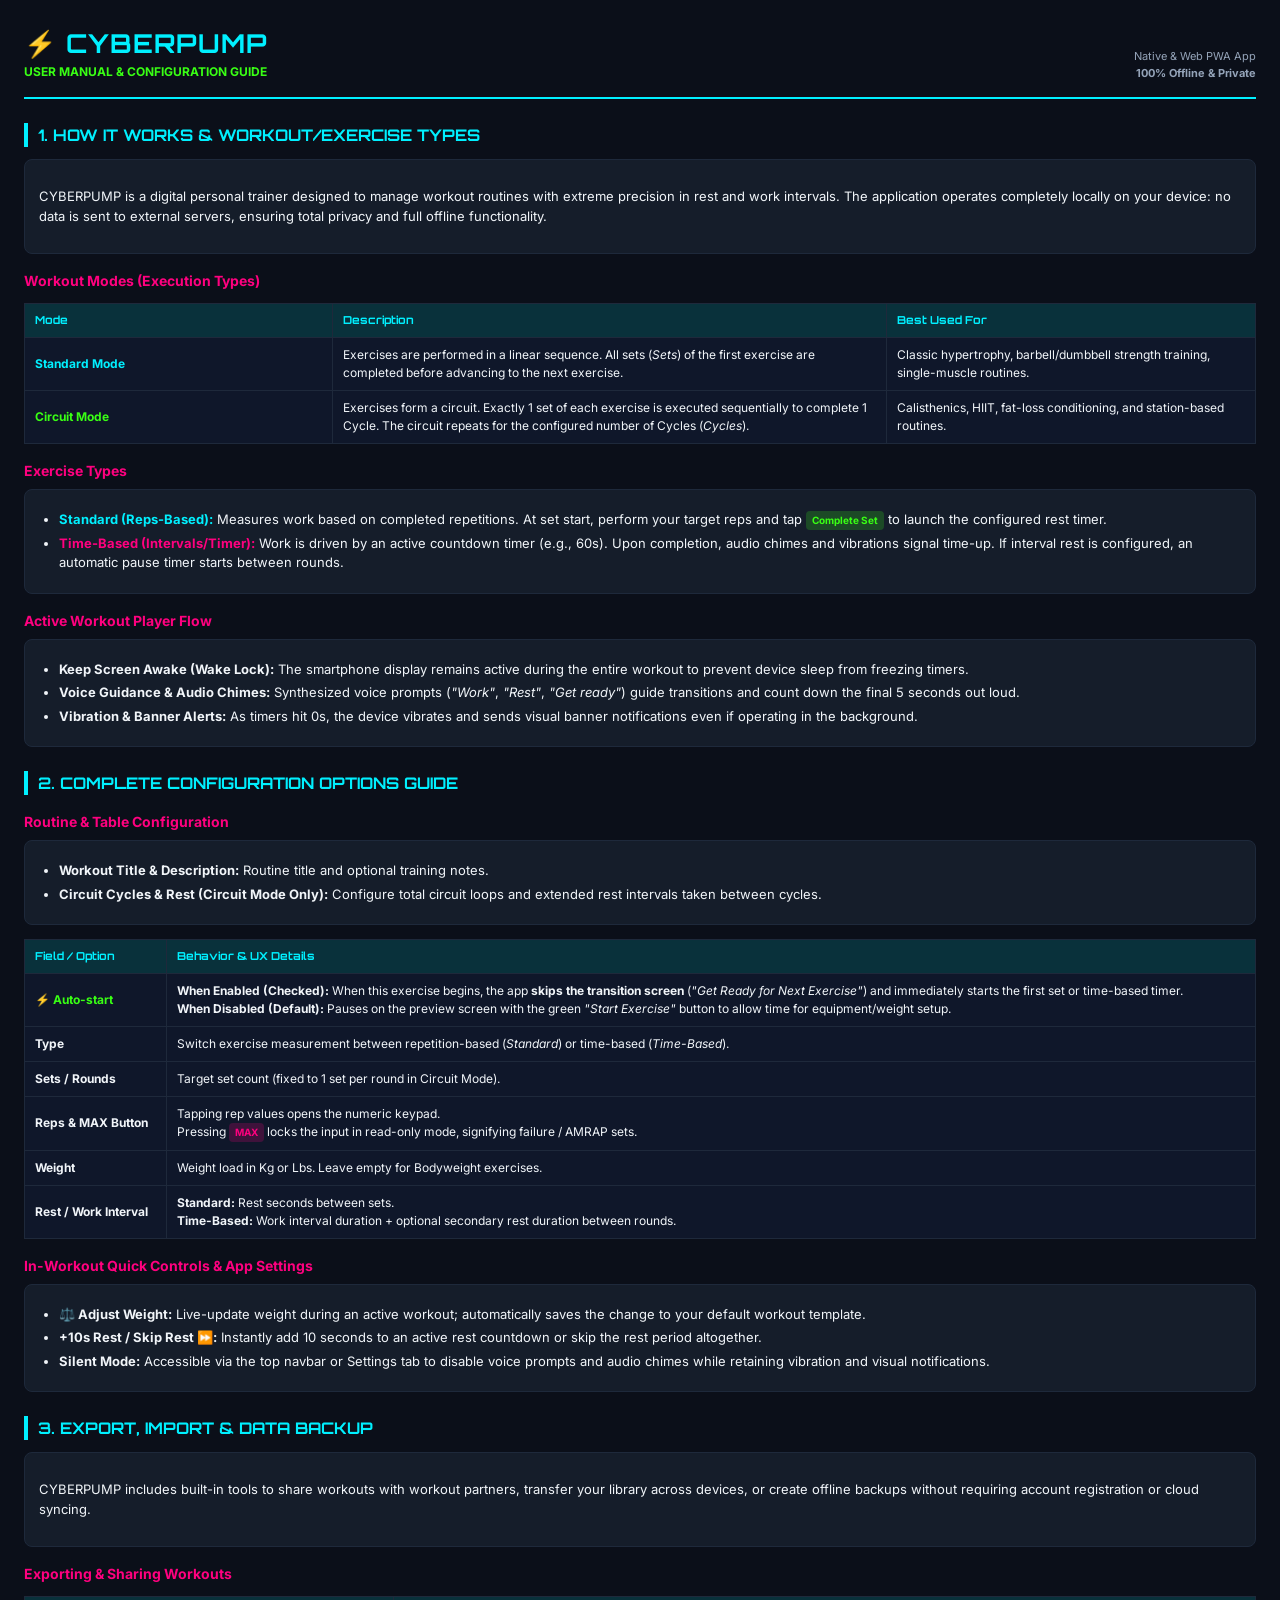
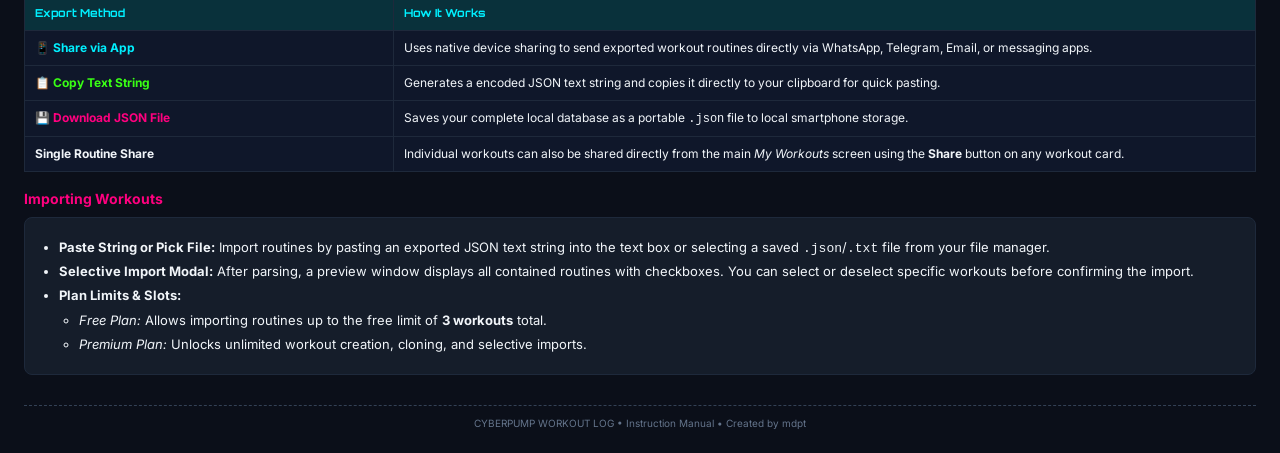
<file: manualcyberpump_en.html>
<!DOCTYPE html>
<html lang="en">
<head>
  <meta charset="UTF-8">
  <title>CYBERPUMP - User Manual</title>
  <style>
    @import url('https://fonts.googleapis.com/css2?family=Orbitron:wght@600;800&family=Inter:wght@400;600;700&display=swap');

    @page {
      size: A4;
      margin: 12mm;
    }

    * {
      box-sizing: border-box;
      -webkit-print-color-adjust: exact !important;
      print-color-adjust: exact !important;
    }

    body {
      font-family: 'Inter', sans-serif;
      background-color: #0b0f19;
      color: #f1f5f9;
      margin: 0;
      padding: 24px;
      font-size: 13px;
      line-height: 1.5;
    }

    .header {
      border-bottom: 2px solid #00f0ff;
      padding-bottom: 16px;
      margin-bottom: 24px;
      display: flex;
      justify-content: space-between;
      align-items: flex-end;
    }

    h1 {
      font-family: 'Orbitron', sans-serif;
      font-size: 26px;
      color: #00f0ff;
      margin: 0;
      text-transform: uppercase;
      letter-spacing: 1px;
    }

    .subtitle {
      font-size: 12px;
      color: #39ff14;
      font-weight: 700;
    }

    h2 {
      font-family: 'Orbitron', sans-serif;
      font-size: 16px;
      color: #00f0ff;
      border-left: 4px solid #00f0ff;
      padding-left: 10px;
      margin-top: 24px;
      margin-bottom: 12px;
    }

    h3 {
      font-size: 14px;
      color: #ff007f;
      margin-top: 16px;
      margin-bottom: 8px;
    }

    .card {
      background: #151d2a;
      border: 1px solid #1e293b;
      border-radius: 8px;
      padding: 14px;
      margin-bottom: 14px;
    }

    table {
      width: 100%;
      border-collapse: collapse;
      margin: 12px 0;
      font-size: 12px;
    }

    th {
      background: rgba(0, 240, 255, 0.15);
      color: #00f0ff;
      text-align: left;
      padding: 8px 10px;
      border: 1px solid #1e293b;
      font-family: 'Orbitron', sans-serif;
      font-size: 11px;
    }

    td {
      padding: 8px 10px;
      border: 1px solid #1e293b;
      background: #0f172a;
    }

    ul {
      margin: 6px 0;
      padding-left: 20px;
    }

    li {
      margin-bottom: 4px;
    }

    .badge {
      display: inline-block;
      padding: 2px 6px;
      border-radius: 4px;
      font-size: 10px;
      font-weight: 700;
    }

    .badge-cyan { background: rgba(0, 240, 255, 0.2); color: #00f0ff; }
    .badge-lime { background: rgba(57, 255, 20, 0.2); color: #39ff14; }
    .badge-pink { background: rgba(255, 0, 127, 0.2); color: #ff007f; }

    .page-break {
      page-break-before: always;
    }

    .footer {
      margin-top: 30px;
      border-top: 1px dashed #334155;
      padding-top: 10px;
      text-align: center;
      font-size: 10px;
      color: #64748b;
    }
  </style>
</head>
<body>

  <div class="header">
    <div>
      <h1>⚡ CYBERPUMP</h1>
      <div class="subtitle">USER MANUAL & CONFIGURATION GUIDE</div>
    </div>
    <div style="text-align: right; font-size: 11px; color: #94a3b8;">
      Native & Web PWA App<br>
      <strong>100% Offline & Private</strong>
    </div>
  </div>

  <h2>1. HOW IT WORKS & WORKOUT/EXERCISE TYPES</h2>

  <div class="card">
    <p>CYBERPUMP is a digital personal trainer designed to manage workout routines with extreme precision in rest and work intervals. The application operates completely locally on your device: no data is sent to external servers, ensuring total privacy and full offline functionality.</p>
  </div>

  <h3>Workout Modes (Execution Types)</h3>
  <table>
    <thead>
      <tr>
        <th style="width: 25%;">Mode</th>
        <th>Description</th>
        <th style="width: 30%;">Best Used For</th>
      </tr>
    </thead>
    <tbody>
      <tr>
        <td><strong style="color: #00f0ff;">Standard Mode</strong></td>
        <td>Exercises are performed in a linear sequence. All sets (<em>Sets</em>) of the first exercise are completed before advancing to the next exercise.</td>
        <td>Classic hypertrophy, barbell/dumbbell strength training, single-muscle routines.</td>
      </tr>
      <tr>
        <td><strong style="color: #39ff14;">Circuit Mode</strong></td>
        <td>Exercises form a circuit. Exactly 1 set of each exercise is executed sequentially to complete 1 Cycle. The circuit repeats for the configured number of Cycles (<em>Cycles</em>).</td>
        <td>Calisthenics, HIIT, fat-loss conditioning, and station-based routines.</td>
      </tr>
    </tbody>
  </table>

  <h3>Exercise Types</h3>
  <div class="card">
    <ul>
      <li><strong style="color: #00f0ff;">Standard (Reps-Based):</strong> Measures work based on completed repetitions. At set start, perform your target reps and tap <span class="badge badge-lime">Complete Set</span> to launch the configured rest timer.</li>
      <li><strong style="color: #ff007f;">Time-Based (Intervals/Timer):</strong> Work is driven by an active countdown timer (e.g., 60s). Upon completion, audio chimes and vibrations signal time-up. If interval rest is configured, an automatic pause timer starts between rounds.</li>
    </ul>
  </div>

  <h3>Active Workout Player Flow</h3>
  <div class="card">
    <ul>
      <li><strong>Keep Screen Awake (Wake Lock):</strong> The smartphone display remains active during the entire workout to prevent device sleep from freezing timers.</li>
      <li><strong>Voice Guidance & Audio Chimes:</strong> Synthesized voice prompts (<em>"Work"</em>, <em>"Rest"</em>, <em>"Get ready"</em>) guide transitions and count down the final 5 seconds out loud.</li>
      <li><strong>Vibration & Banner Alerts:</strong> As timers hit 0s, the device vibrates and sends visual banner notifications even if operating in the background.</li>
    </ul>
  </div>

  <div class="page-break"></div>

  <h2>2. COMPLETE CONFIGURATION OPTIONS GUIDE</h2>

  <h3>Routine & Table Configuration</h3>
  <div class="card">
    <ul>
      <li><strong>Workout Title & Description:</strong> Routine title and optional training notes.</li>
      <li><strong>Circuit Cycles & Rest (Circuit Mode Only):</strong> Configure total circuit loops and extended rest intervals taken between cycles.</li>
    </ul>
  </div>

  <table>
    <thead>
      <tr>
        <th>Field / Option</th>
        <th>Behavior & UX Details</th>
      </tr>
    </thead>
    <tbody>
      <tr>
        <td><strong style="color: #39ff14;">⚡ Auto-start</strong></td>
        <td>
          <strong>When Enabled (Checked):</strong> When this exercise begins, the app <strong>skips the transition screen</strong> (<em>"Get Ready for Next Exercise"</em>) and immediately starts the first set or time-based timer.<br>
          <strong>When Disabled (Default):</strong> Pauses on the preview screen with the green <em>"Start Exercise"</em> button to allow time for equipment/weight setup.
        </td>
      </tr>
      <tr>
        <td><strong>Type</strong></td>
        <td>Switch exercise measurement between repetition-based (<em>Standard</em>) or time-based (<em>Time-Based</em>).</td>
      </tr>
      <tr>
        <td><strong>Sets / Rounds</strong></td>
        <td>Target set count (fixed to 1 set per round in Circuit Mode).</td>
      </tr>
      <tr>
        <td><strong>Reps & MAX Button</strong></td>
        <td>
          Tapping rep values opens the numeric keypad.<br>
          Pressing <span class="badge badge-pink">MAX</span> locks the input in read-only mode, signifying failure / AMRAP sets.
        </td>
      </tr>
      <tr>
        <td><strong>Weight</strong></td>
        <td>Weight load in Kg or Lbs. Leave empty for Bodyweight exercises.</td>
      </tr>
      <tr>
        <td><strong>Rest / Work Interval</strong></td>
        <td>
          <strong>Standard:</strong> Rest seconds between sets.<br>
          <strong>Time-Based:</strong> Work interval duration + optional secondary rest duration between rounds.
        </td>
      </tr>
    </tbody>
  </table>

  <h3>In-Workout Quick Controls & App Settings</h3>
  <div class="card">
    <ul>
      <li><strong>⚖️ Adjust Weight:</strong> Live-update weight during an active workout; automatically saves the change to your default workout template.</li>
      <li><strong>+10s Rest / Skip Rest ⏩:</strong> Instantly add 10 seconds to an active rest countdown or skip the rest period altogether.</li>
      <li><strong>Silent Mode:</strong> Accessible via the top navbar or Settings tab to disable voice prompts and audio chimes while retaining vibration and visual notifications.</li>
    </ul>
  </div>

  <h2>3. EXPORT, IMPORT & DATA BACKUP</h2>

  <div class="card">
    <p>CYBERPUMP includes built-in tools to share workouts with workout partners, transfer your library across devices, or create offline backups without requiring account registration or cloud syncing.</p>
  </div>

  <h3>Exporting & Sharing Workouts</h3>
  <table>
    <thead>
      <tr>
        <th style="width: 30%;">Export Method</th>
        <th>How It Works</th>
      </tr>
    </thead>
    <tbody>
      <tr>
        <td><strong style="color: #00f0ff;">📱 Share via App</strong></td>
        <td>Uses native device sharing to send exported workout routines directly via WhatsApp, Telegram, Email, or messaging apps.</td>
      </tr>
      <tr>
        <td><strong style="color: #39ff14;">📋 Copy Text String</strong></td>
        <td>Generates a encoded JSON text string and copies it directly to your clipboard for quick pasting.</td>
      </tr>
      <tr>
        <td><strong style="color: #ff007f;">💾 Download JSON File</strong></td>
        <td>Saves your complete local database as a portable <code>.json</code> file to local smartphone storage.</td>
      </tr>
      <tr>
        <td><strong>Single Routine Share</strong></td>
        <td>Individual workouts can also be shared directly from the main <em>My Workouts</em> screen using the <strong>Share</strong> button on any workout card.</td>
      </tr>
    </tbody>
  </table>

  <h3>Importing Workouts</h3>
  <div class="card">
    <ul>
      <li><strong>Paste String or Pick File:</strong> Import routines by pasting an exported JSON text string into the text box or selecting a saved <code>.json</code>/<code>.txt</code> file from your file manager.</li>
      <li><strong>Selective Import Modal:</strong> After parsing, a preview window displays all contained routines with checkboxes. You can select or deselect specific workouts before confirming the import.</li>
      <li><strong>Plan Limits & Slots:</strong> 
        <ul>
          <li><em>Free Plan:</em> Allows importing routines up to the free limit of <strong>3 workouts</strong> total.</li>
          <li><em>Premium Plan:</em> Unlocks unlimited workout creation, cloning, and selective imports.</li>
        </ul>
      </li>
    </ul>
  </div>

  <div class="footer">
    CYBERPUMP WORKOUT LOG • Instruction Manual • Created by mdpt
  </div>

</body>
</html>
</file>
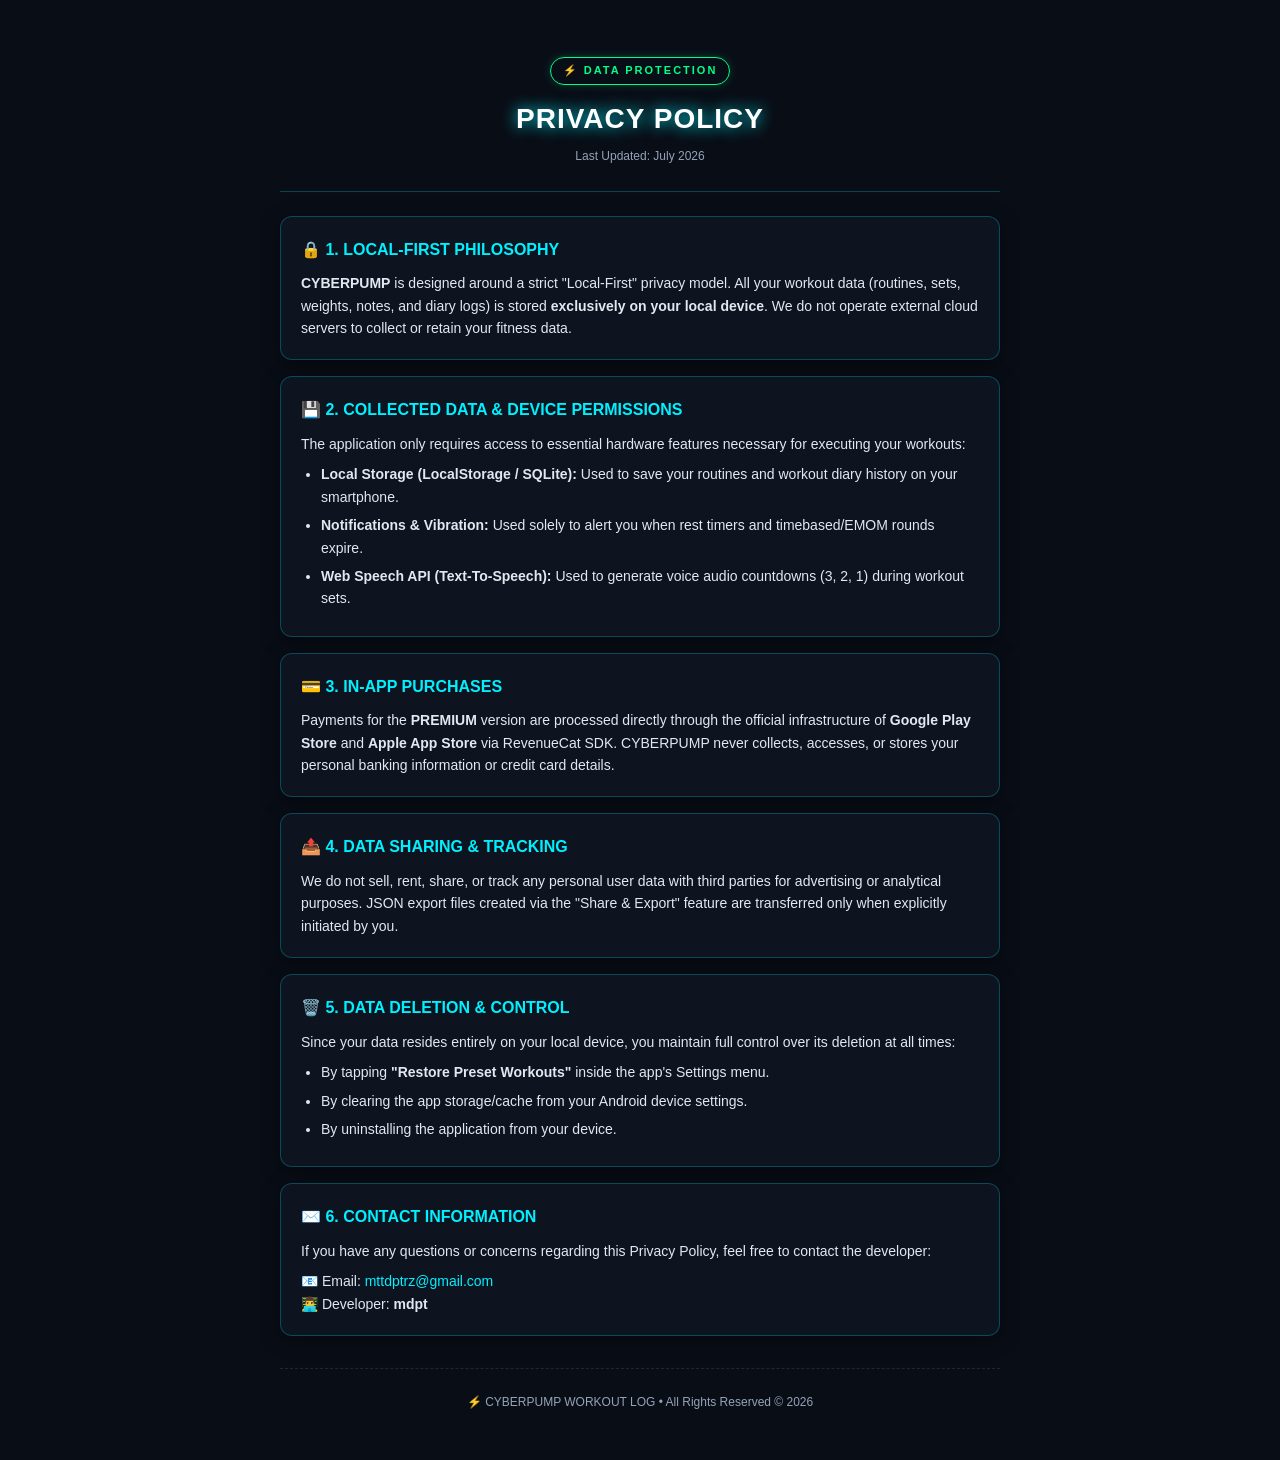
<file: privacy.html>
<!DOCTYPE html>
<html lang="en">
<head>
  <meta charset="UTF-8">
  <meta name="viewport" content="width=device-width, initial-scale=1.0">
  <title>CYBERPUMP ⚡ Privacy Policy</title>
  <style>
    :root {
      --bg-dark: #090d16;
      --bg-card: #0d131f;
      --fluo-cyan: #00f0ff;
      --fluo-lime: #00ff88;
      --fluo-magenta: #ff007f;
      --text-main: #e2e8f0;
      --text-muted: #94a3b8;
      --border-glow: rgba(0, 240, 255, 0.25);
    }

    * {
      box-sizing: border-box;
      margin: 0;
      padding: 0;
    }

    body {
      background-color: var(--bg-dark);
      color: var(--text-main);
      font-family: -apple-system, BlinkMacSystemFont, "Segoe UI", Roboto, sans-serif;
      line-height: 1.6;
      padding: 24px 16px;
      display: flex;
      justify-content: center;
    }

    .container {
      max-width: 720px;
      width: 100%;
    }

    header {
      text-align: center;
      padding: 32px 0 24px 0;
      border-bottom: 1px solid var(--border-glow);
      margin-bottom: 24px;
    }

    .logo-badge {
      display: inline-block;
      font-size: 11px;
      font-weight: 800;
      letter-spacing: 2px;
      color: var(--fluo-lime);
      border: 1px solid var(--fluo-lime);
      padding: 4px 12px;
      border-radius: 20px;
      text-transform: uppercase;
      margin-bottom: 12px;
      box-shadow: 0 0 10px rgba(0, 255, 136, 0.2);
    }

    h1 {
      font-size: 28px;
      color: #ffffff;
      letter-spacing: 1px;
      text-transform: uppercase;
      text-shadow: 0 0 15px var(--fluo-cyan);
    }

    .last-updated {
      font-size: 12px;
      color: var(--text-muted);
      margin-top: 6px;
    }

    .card {
      background: var(--bg-card);
      border: 1px solid var(--border-glow);
      border-radius: 12px;
      padding: 20px;
      margin-bottom: 16px;
      box-shadow: 0 4px 20px rgba(0, 0, 0, 0.4);
    }

    h2 {
      font-size: 16px;
      color: var(--fluo-cyan);
      margin-bottom: 10px;
      display: flex;
      align-items: center;
      gap: 8px;
      text-transform: uppercase;
    }

    p, ul {
      font-size: 14px;
      color: var(--text-main);
    }

    ul {
      padding-left: 20px;
      margin-top: 8px;
    }

    li {
      margin-bottom: 6px;
    }

    a {
      color: var(--fluo-cyan);
      text-decoration: none;
    }

    a:hover {
      text-decoration: underline;
    }

    footer {
      text-align: center;
      padding: 24px 0;
      font-size: 12px;
      color: var(--text-muted);
      border-top: 1px dashed rgba(255, 255, 255, 0.1);
      margin-top: 32px;
    }
  </style>
</head>
<body>

  <div class="container">
    <header>
      <span class="logo-badge">⚡ DATA PROTECTION</span>
      <h1>PRIVACY POLICY</h1>
      <div class="last-updated">Last Updated: July 2026</div>
    </header>

    <div class="card">
      <h2>🔒 1. Local-First Philosophy</h2>
      <p>
        <strong>CYBERPUMP</strong> is designed around a strict "Local-First" privacy model. 
        All your workout data (routines, sets, weights, notes, and diary logs) is stored 
        <strong>exclusively on your local device</strong>. We do not operate external cloud servers to collect or retain your fitness data.
      </p>
    </div>

    <div class="card">
      <h2>💾 2. Collected Data & Device Permissions</h2>
      <p>The application only requires access to essential hardware features necessary for executing your workouts:</p>
      <ul>
        <li><strong>Local Storage (LocalStorage / SQLite):</strong> Used to save your routines and workout diary history on your smartphone.</li>
        <li><strong>Notifications & Vibration:</strong> Used solely to alert you when rest timers and timebased/EMOM rounds expire.</li>
        <li><strong>Web Speech API (Text-To-Speech):</strong> Used to generate voice audio countdowns (3, 2, 1) during workout sets.</li>
      </ul>
    </div>

    <div class="card">
      <h2>💳 3. In-App Purchases</h2>
      <p>
        Payments for the <strong>PREMIUM</strong> version are processed directly through the official infrastructure of 
        <strong>Google Play Store</strong> and <strong>Apple App Store</strong> via RevenueCat SDK. 
        CYBERPUMP never collects, accesses, or stores your personal banking information or credit card details.
      </p>
    </div>

    <div class="card">
      <h2>📤 4. Data Sharing & Tracking</h2>
      <p>
        We do not sell, rent, share, or track any personal user data with third parties for advertising or analytical purposes. 
        JSON export files created via the "Share & Export" feature are transferred only when explicitly initiated by you.
      </p>
    </div>

    <div class="card">
      <h2>🗑️ 5. Data Deletion & Control</h2>
      <p>
        Since your data resides entirely on your local device, you maintain full control over its deletion at all times:
      </p>
      <ul>
        <li>By tapping <strong>"Restore Preset Workouts"</strong> inside the app's Settings menu.</li>
        <li>By clearing the app storage/cache from your Android device settings.</li>
        <li>By uninstalling the application from your device.</li>
      </ul>
    </div>

    <div class="card">
      <h2>✉️ 6. Contact Information</h2>
      <p>
        If you have any questions or concerns regarding this Privacy Policy, feel free to contact the developer:
      </p>
      <p style="margin-top: 8px;">
        📧 Email: <a href="mailto:mttdptrz@gmail.com">mttdptrz@gmail.com</a><br>
        👨‍💻 Developer: <strong>mdpt</strong>
      </p>
    </div>

    <footer>
      ⚡ CYBERPUMP WORKOUT LOG • All Rights Reserved © 2026
    </footer>
  </div>

</body>
</html>
</file>
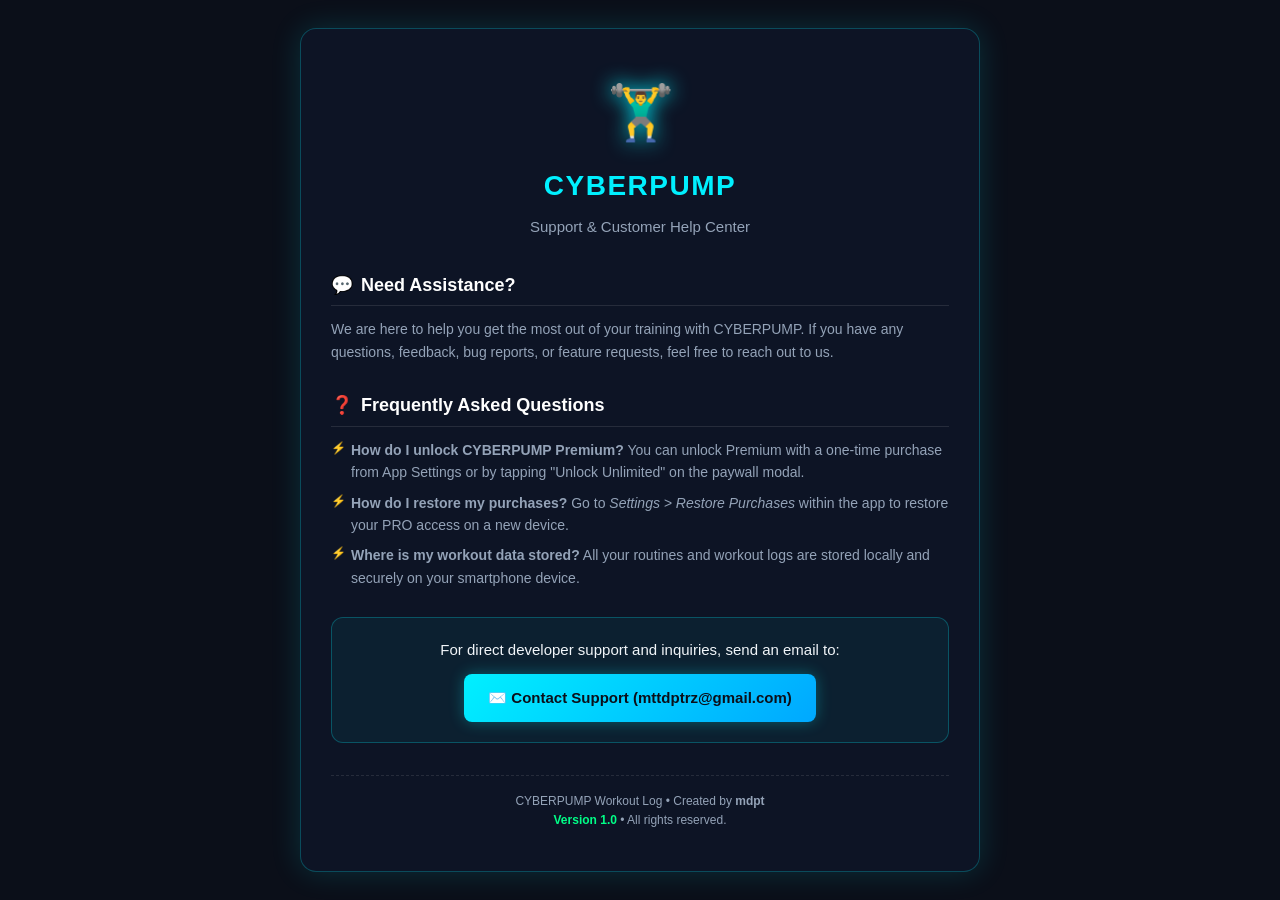
<file: support.html>
<!DOCTYPE html>
<html lang="en">
<head>
    <meta charset="UTF-8">
    <meta name="viewport" content="width=device-width, initial-scale=1.0">
    <title>CYBERPUMP - Support & Help Center</title>
    <style>
        :root {
            --bg-color: #0b0f19;
            --card-bg: rgba(15, 23, 42, 0.75);
            --border-color: rgba(0, 240, 255, 0.25);
            --fluo-cyan: #00f0ff;
            --fluo-lime: #00ff88;
            --fluo-magenta: #ff007f;
            --text-main: #f1f5f9;
            --text-muted: #94a3b8;
        }

        * {
            box-sizing: border-box;
            margin: 0;
            padding: 0;
        }

        body {
            font-family: -apple-system, BlinkMacSystemFont, "Segoe UI", Roboto, Helvetica, Arial, sans-serif;
            background-color: var(--bg-color);
            color: var(--text-main);
            line-height: 1.6;
            padding: 20px;
            display: flex;
            justify-content: center;
            align-items: center;
            min-height: 100vh;
        }

        .container {
            max-width: 680px;
            width: 100%;
            background: var(--card-bg);
            border: 1px solid var(--border-color);
            border-radius: 16px;
            padding: 40px 30px;
            box-shadow: 0 0 30px rgba(0, 240, 255, 0.15);
            backdrop-filter: blur(10px);
        }

        .header {
            text-align: center;
            margin-bottom: 32px;
        }

        .header .icon {
            font-size: 54px;
            display: inline-block;
            margin-bottom: 8px;
            filter: drop-shadow(0 0 10px var(--fluo-cyan));
        }

        .header h1 {
            font-size: 28px;
            font-weight: 800;
            color: var(--fluo-cyan);
            letter-spacing: 1.5px;
            margin-bottom: 6px;
        }

        .header p {
            color: var(--text-muted);
            font-size: 15px;
        }

        .section {
            margin-bottom: 28px;
        }

        .section h2 {
            font-size: 18px;
            color: #fff;
            margin-bottom: 12px;
            display: flex;
            align-items: center;
            gap: 8px;
            border-bottom: 1px solid rgba(255, 255, 255, 0.1);
            padding-bottom: 6px;
        }

        .section p, .section ul {
            color: var(--text-muted);
            font-size: 14px;
            margin-bottom: 12px;
        }

        .section ul {
            list-style: none;
            padding-left: 0;
        }

        .section ul li {
            position: relative;
            padding-left: 20px;
            margin-bottom: 8px;
        }

        .section ul li::before {
            content: "⚡";
            position: absolute;
            left: 0;
            top: 0;
            font-size: 12px;
            color: var(--fluo-cyan);
        }

        .contact-box {
            background: rgba(0, 240, 255, 0.05);
            border: 1px solid var(--border-color);
            border-radius: 12px;
            padding: 20px;
            text-align: center;
            margin-top: 20px;
        }

        .contact-box p {
            color: var(--text-main);
            font-size: 15px;
            margin-bottom: 12px;
        }

        .btn-email {
            display: inline-block;
            background: linear-gradient(135deg, #00f0ff, #00a8ff);
            color: #0b0f19;
            font-weight: 700;
            text-decoration: none;
            padding: 12px 24px;
            border-radius: 8px;
            font-size: 15px;
            transition: all 0.2s ease;
            box-shadow: 0 0 15px rgba(0, 240, 255, 0.3);
        }

        .btn-email:hover {
            transform: translateY(-2px);
            box-shadow: 0 0 25px rgba(0, 240, 255, 0.5);
        }

        .footer {
            text-align: center;
            margin-top: 32px;
            font-size: 12px;
            color: var(--text-muted);
            border-top: 1px dashed rgba(255, 255, 255, 0.1);
            padding-top: 16px;
        }

        .footer span {
            color: var(--fluo-lime);
            font-weight: 700;
        }
    </style>
</head>
<body>

    <div class="container">
        <div class="header">
            <span class="icon">🏋️‍♂️</span>
            <h1>CYBERPUMP</h1>
            <p>Support & Customer Help Center</p>
        </div>

        <div class="section">
            <h2><span>💬</span> Need Assistance?</h2>
            <p>We are here to help you get the most out of your training with CYBERPUMP. If you have any questions, feedback, bug reports, or feature requests, feel free to reach out to us.</p>
        </div>

        <div class="section">
            <h2><span>❓</span> Frequently Asked Questions</h2>
            <ul>
                <li><strong>How do I unlock CYBERPUMP Premium?</strong> You can unlock Premium with a one-time purchase from App Settings or by tapping "Unlock Unlimited" on the paywall modal.</li>
                <li><strong>How do I restore my purchases?</strong> Go to <em>Settings &gt; Restore Purchases</em> within the app to restore your PRO access on a new device.</li>
                <li><strong>Where is my workout data stored?</strong> All your routines and workout logs are stored locally and securely on your smartphone device.</li>
            </ul>
        </div>

        <div class="contact-box">
            <p>For direct developer support and inquiries, send an email to:</p>
            <a href="mailto:mttdptrz@gmail.com" class="btn-email">✉️ Contact Support (mttdptrz@gmail.com)</a>
        </div>

        <div class="footer">
            CYBERPUMP Workout Log • Created by <strong>mdpt</strong><br>
            <span>Version 1.0</span> • All rights reserved.
        </div>
    </div>

</body>
</html>
</file>
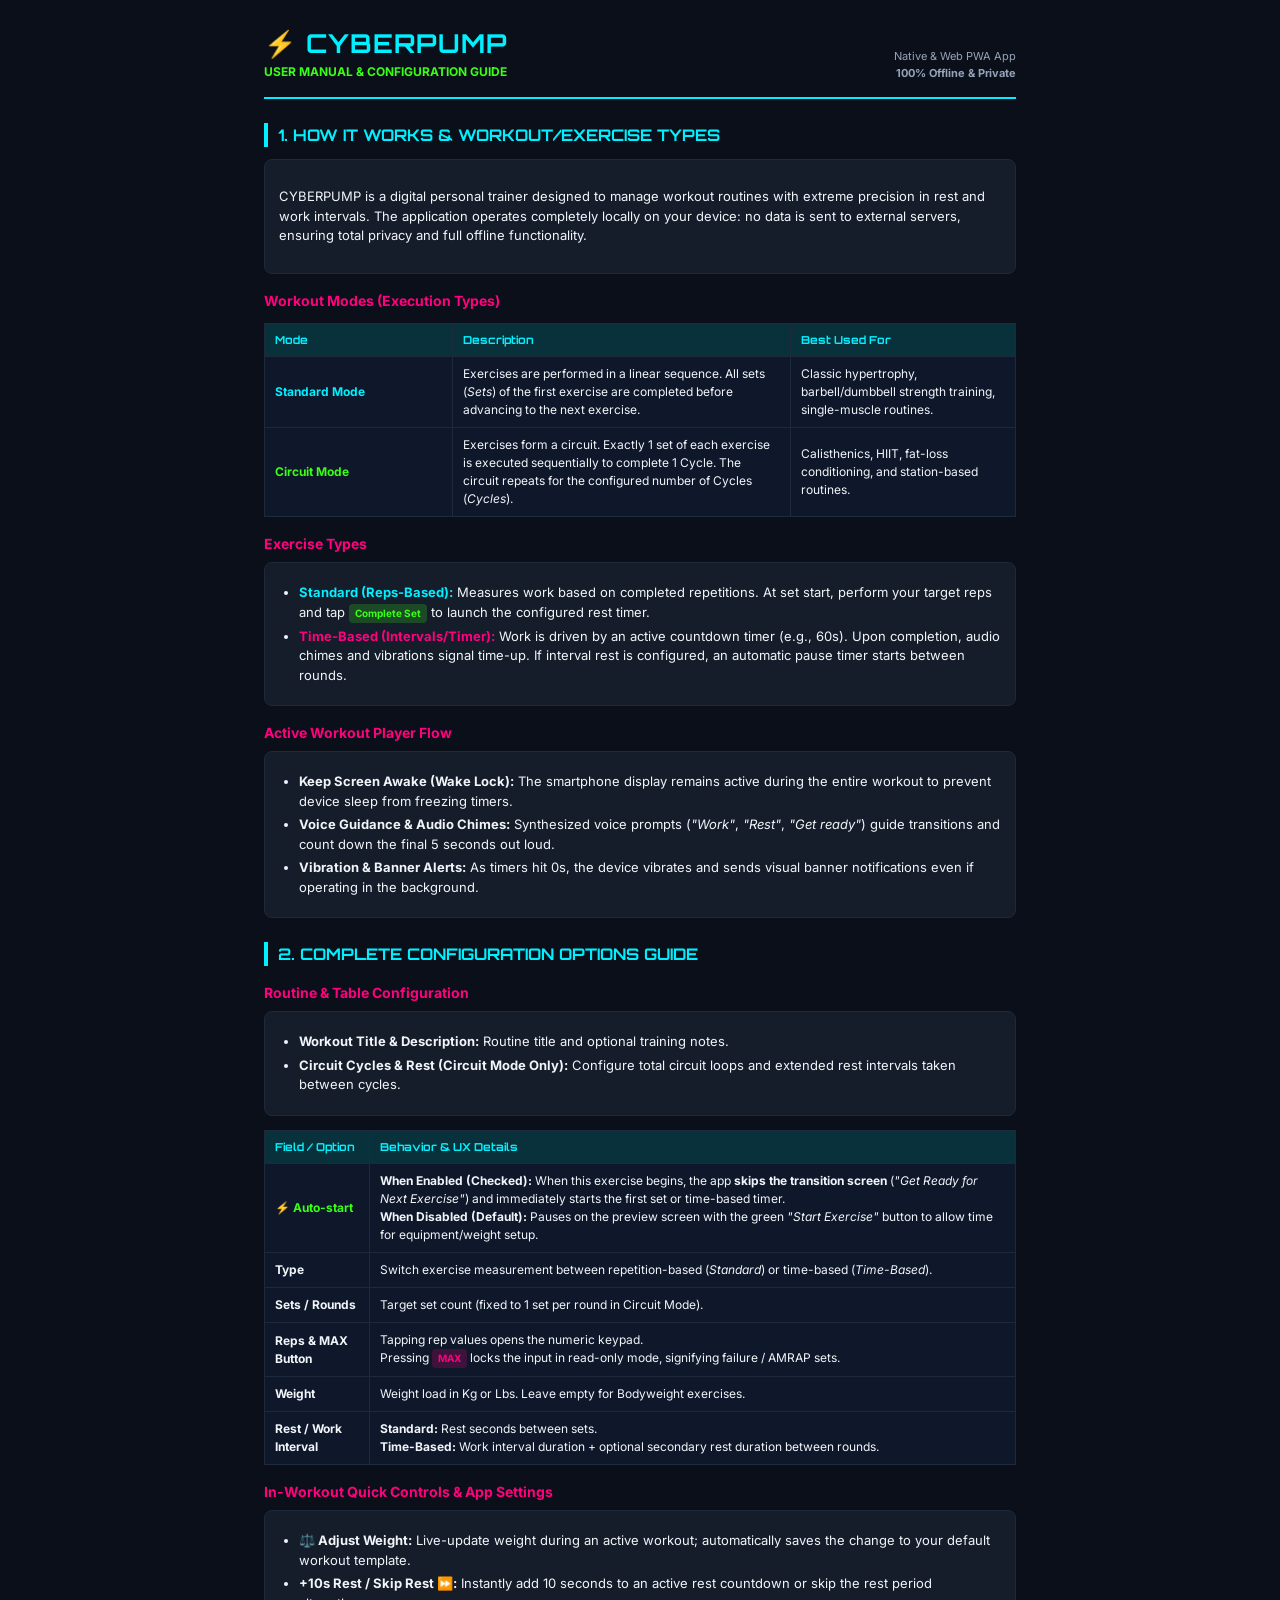
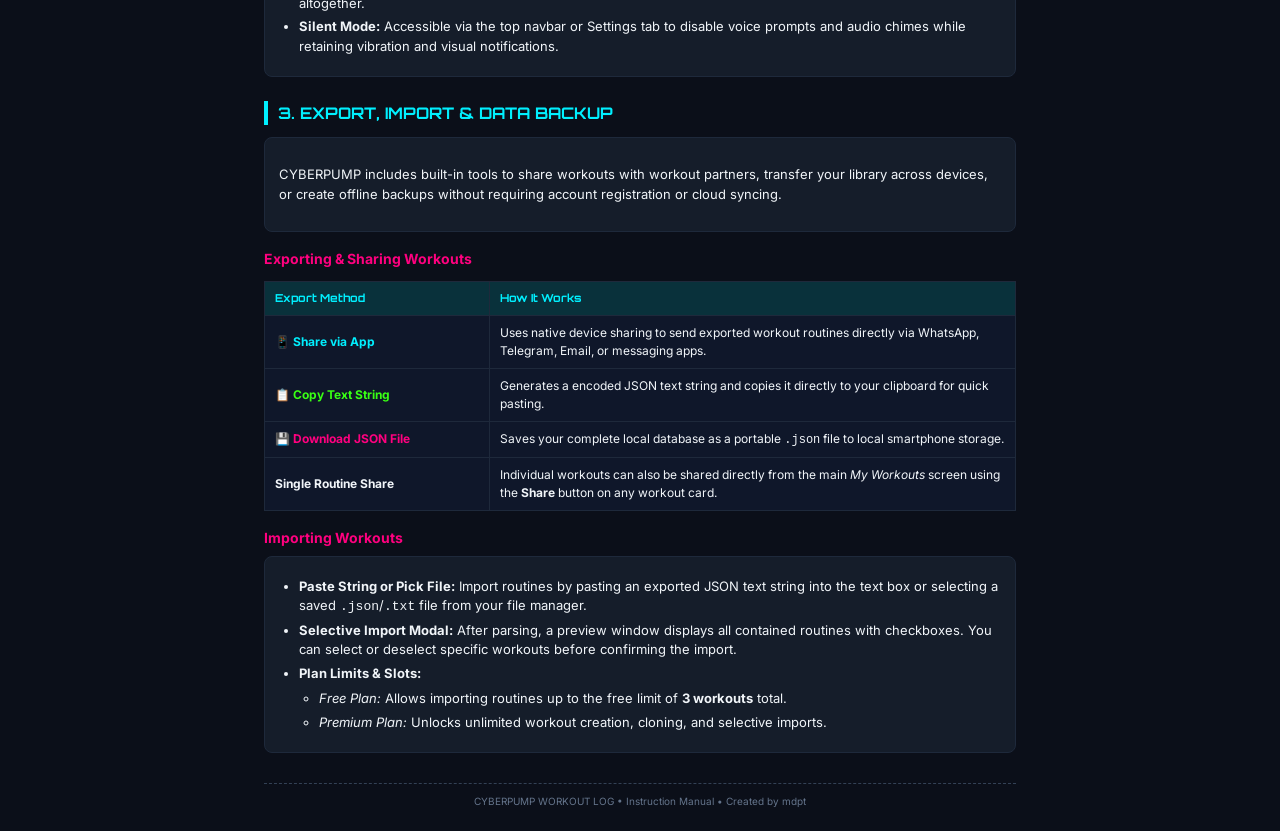
<file: www/manualcyberpump_en.html>
<!DOCTYPE html>
<html lang="en">
<head>
  <meta charset="UTF-8">
  <title>CYBERPUMP - User Manual</title>
  <style>
    @import url('https://fonts.googleapis.com/css2?family=Orbitron:wght@600;800&family=Inter:wght@400;600;700&display=swap');

    @page {
      size: A4;
      margin: 12mm;
    }

    * {
      box-sizing: border-box;
      -webkit-print-color-adjust: exact !important;
      print-color-adjust: exact !important;
    }

    body {
      font-family: 'Inter', sans-serif;
      background-color: #0b0f19;
      color: #f1f5f9;
      margin: 0 auto; /* Centra il contenuto su schermi molto larghi */
      padding: 24px;
      /* Gestione dei margini di sicurezza (Notch / Dynamic Island) in Landscape */
      padding-left: max(24px, env(safe-area-inset-left));
      padding-right: max(24px, env(safe-area-inset-right));
      font-size: 13px;
      line-height: 1.5;
      max-width: 800px; /* Evita che il testo diventi troppo largo su PC/Tablet */
      width: 100%;
    }

    .header {
      border-bottom: 2px solid #00f0ff;
      padding-bottom: 16px;
      margin-bottom: 24px;
      display: flex;
      justify-content: space-between;
      align-items: flex-end;
    }

    h1 {
      font-family: 'Orbitron', sans-serif;
      font-size: 26px;
      color: #00f0ff;
      margin: 0;
      text-transform: uppercase;
      letter-spacing: 1px;
    }

    .subtitle {
      font-size: 12px;
      color: #39ff14;
      font-weight: 700;
    }

    h2 {
      font-family: 'Orbitron', sans-serif;
      font-size: 16px;
      color: #00f0ff;
      border-left: 4px solid #00f0ff;
      padding-left: 10px;
      margin-top: 24px;
      margin-bottom: 12px;
    }

    h3 {
      font-size: 14px;
      color: #ff007f;
      margin-top: 16px;
      margin-bottom: 8px;
    }

    .card {
      background: #151d2a;
      border: 1px solid #1e293b;
      border-radius: 8px;
      padding: 14px;
      margin-bottom: 14px;
    }

    table {
      width: 100%;
      border-collapse: collapse;
      margin: 12px 0;
      font-size: 12px;
    }

    th {
      background: rgba(0, 240, 255, 0.15);
      color: #00f0ff;
      text-align: left;
      padding: 8px 10px;
      border: 1px solid #1e293b;
      font-family: 'Orbitron', sans-serif;
      font-size: 11px;
    }

    td {
      padding: 8px 10px;
      border: 1px solid #1e293b;
      background: #0f172a;
    }

    ul {
      margin: 6px 0;
      padding-left: 20px;
    }

    li {
      margin-bottom: 4px;
    }

    .badge {
      display: inline-block;
      padding: 2px 6px;
      border-radius: 4px;
      font-size: 10px;
      font-weight: 700;
    }

    .badge-cyan { background: rgba(0, 240, 255, 0.2); color: #00f0ff; }
    .badge-lime { background: rgba(57, 255, 20, 0.2); color: #39ff14; }
    .badge-pink { background: rgba(255, 0, 127, 0.2); color: #ff007f; }

    .page-break {
      page-break-before: always;
    }

    .footer {
      margin-top: 30px;
      border-top: 1px dashed #334155;
      padding-top: 10px;
      text-align: center;
      font-size: 10px;
      color: #64748b;
    }
  </style>
</head>
<body>

  <div class="header">
    <div>
      <h1>⚡ CYBERPUMP</h1>
      <div class="subtitle">USER MANUAL & CONFIGURATION GUIDE</div>
    </div>
    <div style="text-align: right; font-size: 11px; color: #94a3b8;">
      Native & Web PWA App<br>
      <strong>100% Offline & Private</strong>
    </div>
  </div>

  <h2>1. HOW IT WORKS & WORKOUT/EXERCISE TYPES</h2>

  <div class="card">
    <p>CYBERPUMP is a digital personal trainer designed to manage workout routines with extreme precision in rest and work intervals. The application operates completely locally on your device: no data is sent to external servers, ensuring total privacy and full offline functionality.</p>
  </div>

  <h3>Workout Modes (Execution Types)</h3>
  <table>
    <thead>
      <tr>
        <th style="width: 25%;">Mode</th>
        <th>Description</th>
        <th style="width: 30%;">Best Used For</th>
      </tr>
    </thead>
    <tbody>
      <tr>
        <td><strong style="color: #00f0ff;">Standard Mode</strong></td>
        <td>Exercises are performed in a linear sequence. All sets (<em>Sets</em>) of the first exercise are completed before advancing to the next exercise.</td>
        <td>Classic hypertrophy, barbell/dumbbell strength training, single-muscle routines.</td>
      </tr>
      <tr>
        <td><strong style="color: #39ff14;">Circuit Mode</strong></td>
        <td>Exercises form a circuit. Exactly 1 set of each exercise is executed sequentially to complete 1 Cycle. The circuit repeats for the configured number of Cycles (<em>Cycles</em>).</td>
        <td>Calisthenics, HIIT, fat-loss conditioning, and station-based routines.</td>
      </tr>
    </tbody>
  </table>

  <h3>Exercise Types</h3>
  <div class="card">
    <ul>
      <li><strong style="color: #00f0ff;">Standard (Reps-Based):</strong> Measures work based on completed repetitions. At set start, perform your target reps and tap <span class="badge badge-lime">Complete Set</span> to launch the configured rest timer.</li>
      <li><strong style="color: #ff007f;">Time-Based (Intervals/Timer):</strong> Work is driven by an active countdown timer (e.g., 60s). Upon completion, audio chimes and vibrations signal time-up. If interval rest is configured, an automatic pause timer starts between rounds.</li>
    </ul>
  </div>

  <h3>Active Workout Player Flow</h3>
  <div class="card">
    <ul>
      <li><strong>Keep Screen Awake (Wake Lock):</strong> The smartphone display remains active during the entire workout to prevent device sleep from freezing timers.</li>
      <li><strong>Voice Guidance & Audio Chimes:</strong> Synthesized voice prompts (<em>"Work"</em>, <em>"Rest"</em>, <em>"Get ready"</em>) guide transitions and count down the final 5 seconds out loud.</li>
      <li><strong>Vibration & Banner Alerts:</strong> As timers hit 0s, the device vibrates and sends visual banner notifications even if operating in the background.</li>
    </ul>
  </div>

  <div class="page-break"></div>

  <h2>2. COMPLETE CONFIGURATION OPTIONS GUIDE</h2>

  <h3>Routine & Table Configuration</h3>
  <div class="card">
    <ul>
      <li><strong>Workout Title & Description:</strong> Routine title and optional training notes.</li>
      <li><strong>Circuit Cycles & Rest (Circuit Mode Only):</strong> Configure total circuit loops and extended rest intervals taken between cycles.</li>
    </ul>
  </div>

  <table>
    <thead>
      <tr>
        <th>Field / Option</th>
        <th>Behavior & UX Details</th>
      </tr>
    </thead>
    <tbody>
      <tr>
        <td><strong style="color: #39ff14;">⚡ Auto-start</strong></td>
        <td>
          <strong>When Enabled (Checked):</strong> When this exercise begins, the app <strong>skips the transition screen</strong> (<em>"Get Ready for Next Exercise"</em>) and immediately starts the first set or time-based timer.<br>
          <strong>When Disabled (Default):</strong> Pauses on the preview screen with the green <em>"Start Exercise"</em> button to allow time for equipment/weight setup.
        </td>
      </tr>
      <tr>
        <td><strong>Type</strong></td>
        <td>Switch exercise measurement between repetition-based (<em>Standard</em>) or time-based (<em>Time-Based</em>).</td>
      </tr>
      <tr>
        <td><strong>Sets / Rounds</strong></td>
        <td>Target set count (fixed to 1 set per round in Circuit Mode).</td>
      </tr>
      <tr>
        <td><strong>Reps & MAX Button</strong></td>
        <td>
          Tapping rep values opens the numeric keypad.<br>
          Pressing <span class="badge badge-pink">MAX</span> locks the input in read-only mode, signifying failure / AMRAP sets.
        </td>
      </tr>
      <tr>
        <td><strong>Weight</strong></td>
        <td>Weight load in Kg or Lbs. Leave empty for Bodyweight exercises.</td>
      </tr>
      <tr>
        <td><strong>Rest / Work Interval</strong></td>
        <td>
          <strong>Standard:</strong> Rest seconds between sets.<br>
          <strong>Time-Based:</strong> Work interval duration + optional secondary rest duration between rounds.
        </td>
      </tr>
    </tbody>
  </table>

  <h3>In-Workout Quick Controls & App Settings</h3>
  <div class="card">
    <ul>
      <li><strong>⚖️ Adjust Weight:</strong> Live-update weight during an active workout; automatically saves the change to your default workout template.</li>
      <li><strong>+10s Rest / Skip Rest ⏩:</strong> Instantly add 10 seconds to an active rest countdown or skip the rest period altogether.</li>
      <li><strong>Silent Mode:</strong> Accessible via the top navbar or Settings tab to disable voice prompts and audio chimes while retaining vibration and visual notifications.</li>
    </ul>
  </div>

  <h2>3. EXPORT, IMPORT & DATA BACKUP</h2>

  <div class="card">
    <p>CYBERPUMP includes built-in tools to share workouts with workout partners, transfer your library across devices, or create offline backups without requiring account registration or cloud syncing.</p>
  </div>

  <h3>Exporting & Sharing Workouts</h3>
  <table>
    <thead>
      <tr>
        <th style="width: 30%;">Export Method</th>
        <th>How It Works</th>
      </tr>
    </thead>
    <tbody>
      <tr>
        <td><strong style="color: #00f0ff;">📱 Share via App</strong></td>
        <td>Uses native device sharing to send exported workout routines directly via WhatsApp, Telegram, Email, or messaging apps.</td>
      </tr>
      <tr>
        <td><strong style="color: #39ff14;">📋 Copy Text String</strong></td>
        <td>Generates a encoded JSON text string and copies it directly to your clipboard for quick pasting.</td>
      </tr>
      <tr>
        <td><strong style="color: #ff007f;">💾 Download JSON File</strong></td>
        <td>Saves your complete local database as a portable <code>.json</code> file to local smartphone storage.</td>
      </tr>
      <tr>
        <td><strong>Single Routine Share</strong></td>
        <td>Individual workouts can also be shared directly from the main <em>My Workouts</em> screen using the <strong>Share</strong> button on any workout card.</td>
      </tr>
    </tbody>
  </table>

  <h3>Importing Workouts</h3>
  <div class="card">
    <ul>
      <li><strong>Paste String or Pick File:</strong> Import routines by pasting an exported JSON text string into the text box or selecting a saved <code>.json</code>/<code>.txt</code> file from your file manager.</li>
      <li><strong>Selective Import Modal:</strong> After parsing, a preview window displays all contained routines with checkboxes. You can select or deselect specific workouts before confirming the import.</li>
      <li><strong>Plan Limits & Slots:</strong> 
        <ul>
          <li><em>Free Plan:</em> Allows importing routines up to the free limit of <strong>3 workouts</strong> total.</li>
          <li><em>Premium Plan:</em> Unlocks unlimited workout creation, cloning, and selective imports.</li>
        </ul>
      </li>
    </ul>
  </div>

  <div class="footer">
    CYBERPUMP WORKOUT LOG • Instruction Manual • Created by mdpt
  </div>

</body>
</html>
</file>
